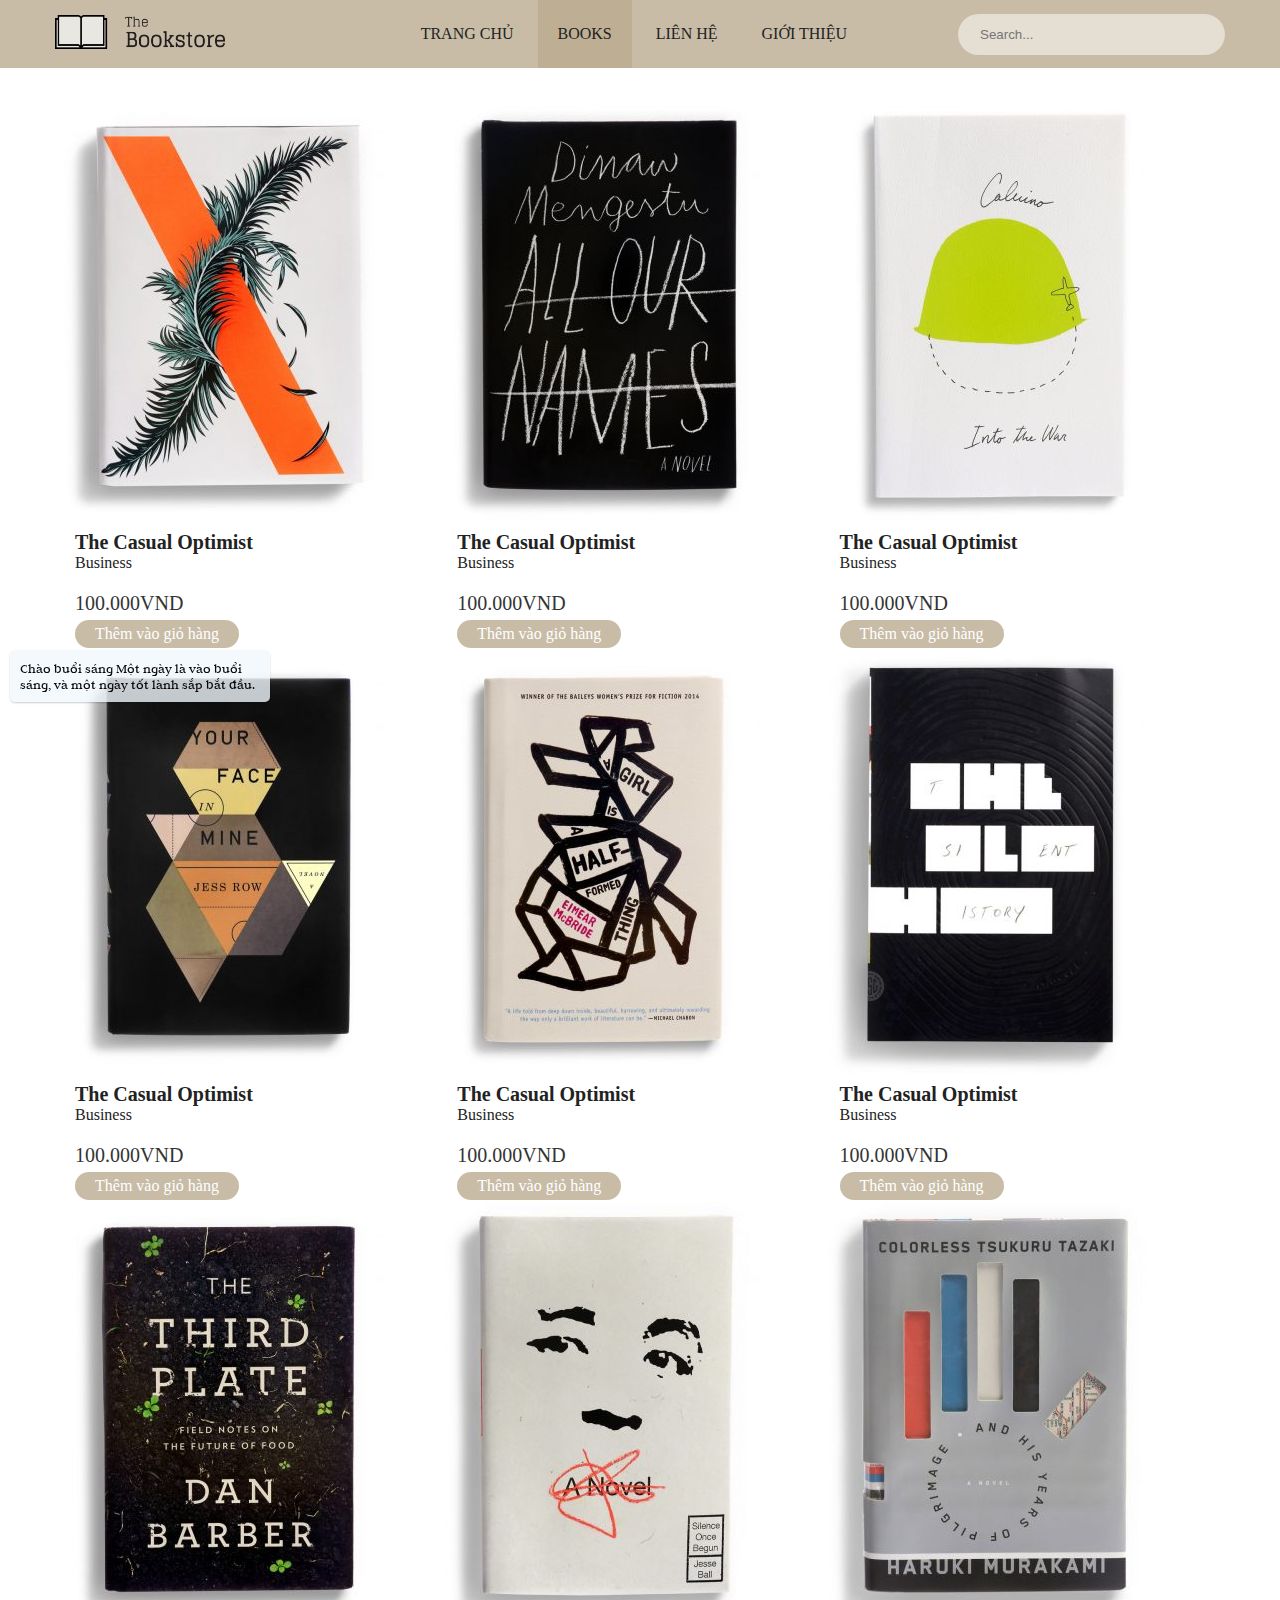
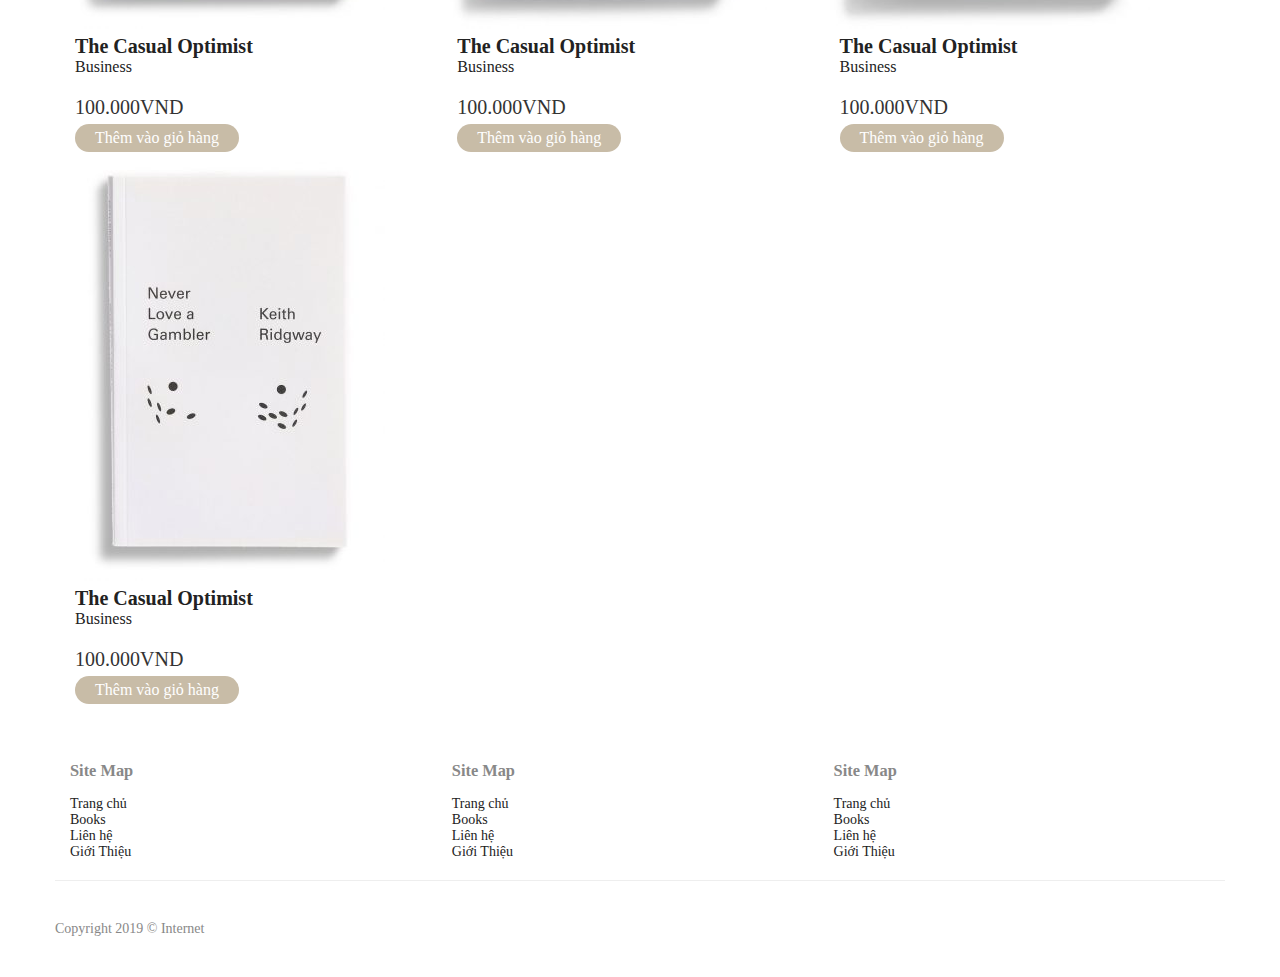
<file: book.html>
<!DOCTYPE html>
<html lang="en" dir="ltr">
  <head>
    <meta charset="utf-8">
    <link rel="stylesheet" href="css/style.css">
    <title></title>
  </head>
  <body>
    <header class="site-header">
      <div class="wrapper">
        <div class="header-menu">
          <div class="logo">
              <a href="index.html">
                <img src="img/logobookstore.png" class="logo-dimensions normal-logo" id="site-logo" alt="Bookshop" width="170" height="33.792048929664">
              </a>
          </div>
          <nav class="main-menu" role="navigation">
            <ul class="nav">
              <li><a href="index.html" >Trang chủ</a></li>
              <li class="active"><a href="book.html">Books</a></li>
              <li><a href="lienhe.html">Liên hệ</a></li>
              <li><a href="gioithieu.html">Giới Thiệu</a></li>
            </ul>
          </nav>
          <div class="header-links">
            <ul  class="header-widgets">
              <li><form class="search-from" action="index.html" method="post">
                <div class="search-input-env">
        					<input type="text" class="form-control search-input" name="s" placeholder="Search..." value="">
        				</div>

              </form></li>
            </ul>

          </div>
        </div>
      </div>
    </header>
    <div class="wrapper page-container ls-overflow-visible">
      <div class="all-product">
        <div id="showContainer">
          <div class="product-book-shop" id="im_1">
            <div class="img-item">
              <a href="#"><img src="img/bestsale1.jpg" /></a>
            </div>
          <div class="caption">
            <h3>
              <a href="#">The Casual Optimist</a>
            </h3>
            <span>
              <a href="#">Business</a>
            </span>
            <span class="price">100.000VND</span>
            <a href="#add-to-cart" class="button" onclick="addcart()">Thêm vào giỏ hàng</a>
          </div>
          </div>

          <div class="product-book-shop" id="im_2">
            <div class="img-item">
              <a href="#"><img src="img/bestsale2.jpg" /></a>
            </div>
          <div class="caption">
            <h3>
              <a href="#">The Casual Optimist</a>
            </h3>
            <span>
              <a href="#">Business</a>
            </span>
            <span class="price">100.000VND</span>
            <a href="#add-to-cart" class="button" onclick="addcart()">Thêm vào giỏ hàng</a>
          </div>
          </div>

          <div class="product-book-shop" id="im_3">
            <div class="img-item">
              <a href="#"><img src="img/bestsale3.jpg" /></a>
            </div>
          <div class="caption">
            <h3>
              <a href="#">The Casual Optimist</a>
            </h3>
            <span>
              <a href="#">Business</a>
            </span>
            <span class="price">100.000VND</span>
            <a href="#add-to-cart" class="button" onclick="addcart()">Thêm vào giỏ hàng</a>
          </div>
          </div>
          <div class="product-book-shop" id="im_4">
            <div class="img-item">
              <a href="#"><img src="img/bestsale4.jpg" /></a>
            </div>
          <div class="caption">
            <h3>
              <a href="#">The Casual Optimist</a>
            </h3>
            <span>
              <a href="#">Business</a>
            </span>
            <span class="price">100.000VND</span>
            <a href="#add-to-cart" class="button" onclick="addcart()">Thêm vào giỏ hàng</a>
          </div>
          </div>
          <div class="product-book-shop" id="im_5">
            <div class="img-item">
              <a href="#"><img src="img/bestsale5.jpg" /></a>
            </div>
          <div class="caption">
            <h3>
              <a href="#">The Casual Optimist</a>
            </h3>
            <span>
              <a href="#">Business</a>
            </span>
            <span class="price">100.000VND</span>
            <a href="#add-to-cart" class="button" onclick="addcart()">Thêm vào giỏ hàng</a>
          </div>
          </div>
          <div class="product-book-shop" id="im_6">
            <div class="img-item">
              <a href="#"><img src="img/bestsale6.jpg" /></a>
            </div>
          <div class="caption">
            <h3>
              <a href="#">The Casual Optimist</a>
            </h3>
            <span>
              <a href="#">Business</a>
            </span>
            <span class="price">100.000VND</span>
            <a href="#add-to-cart" class="button" onclick="addcart()">Thêm vào giỏ hàng</a>
          </div>
          </div>
          <div class="product-book-shop" id="im_7">
            <div class="img-item">
              <a href="#"><img src="img/bestsale7.jpg" /></a>
            </div>
          <div class="caption">
            <h3>
              <a href="#">The Casual Optimist</a>
            </h3>
            <span>
              <a href="#">Business</a>
            </span>
            <span class="price">100.000VND</span>
            <a href="#add-to-cart" class="button" onclick="addcart()">Thêm vào giỏ hàng</a>
          </div>
          </div>
          <div class="product-book-shop" id="im_8">
            <div class="img-item">
              <a href="#"><img src="img/bestsale8.jpg" /></a>
            </div>
          <div class="caption">
            <h3>
              <a href="#">The Casual Optimist</a>
            </h3>
            <span>
              <a href="#">Business</a>
            </span>
            <span class="price">100.000VND</span>
            <a href="#add-to-cart" class="button" onclick="addcart()">Thêm vào giỏ hàng</a>
          </div>
          </div>
          <div class="product-book-shop" id="im_9">
            <div class="img-item">
              <a href="#"><img src="img/bestsale9.jpg" /></a>
            </div>
          <div class="caption">
            <h3>
              <a href="#">The Casual Optimist</a>
            </h3>
            <span>
              <a href="#">Business</a>
            </span>
            <span class="price">100.000VND</span>
            <a href="#add-to-cart" class="button" onclick="addcart()">Thêm vào giỏ hàng</a>
          </div>
          </div>
          <div class="product-book-shop" id="im_10">
            <div class="img-item">
              <a href="#"><img src="img/bestsale10.jpg" /></a>
            </div>
          <div class="caption">
            <h3>
              <a href="#">The Casual Optimist</a>
            </h3>
            <span>
              <a href="#">Business</a>
            </span>
            <span class="price">100.000VND</span>
            <a href="#add-to-cart" class="button" onclick="addcart()">Thêm vào giỏ hàng</a>
          </div>
          </div>
        </div>
      </div>
    </div>
    <footer class="site-footer">
      <div class="wrapper footer-top">
        <div class="col-4 col">
          <div class="col-inner">
            <h3>Site Map</h3>
            <ul>
              <li><a href="index.html">Trang chủ</a></li>
              <li><a href="book.html">Books</a></li>
              <li><a href="lienhe.html">Liên hệ</a></li>
              <li><a href="gioithieu.html">Giới Thiệu</a></li>
            </ul>
          </div>
        </div>
        <div class="col-4 col">
          <div class="col-inner">
            <h3>Site Map</h3>
            <ul>
              <li><a href="index.html">Trang chủ</a></li>
              <li><a href="book.html">Books</a></li>
              <li><a href="lienhe.html">Liên hệ</a></li>
              <li><a href="gioithieu.html">Giới Thiệu</a></li>
            </ul>
          </div>
        </div>
        <div class="col-4 col">
          <div class="col-inner">
            <h3>Site Map</h3>
            <ul>
              <li><a href="index.html">Trang chủ</a></li>
              <li><a href="book.html">Books</a></li>
              <li><a href="lienhe.html">Liên hệ</a></li>
              <li><a href="gioithieu.html">Giới Thiệu</a></li>
            </ul>
          </div>
        </div>
      </div>
      <div class="wrapper absolute-footer">
        Copyright 2019 © Internet
      </div>
    </footer>
    <script type="text/javascript">
      function addcart(){
        var abc = confirm("bạn có chắc muốn thêm giỏ hàng?");
        if (abc==true) {
          alert("thêm giỏ hàng thành công, xin tiếp tục mua hàng");
        }
        else {
          alert("Xin chọn sản phẩm");
        }
      }
    </script>
<script src="jquery-latest.js"></script>
<link type="text/css" rel="stylesheet" href="css/index.css"/>
<script async src="index.js"></script>
<div class="solo-kanbanniang">
    <div class="solo-kanbanniang__tip"></div>
    <canvas id="soloKanbanniang" width="280" height="250"></canvas>
    <div class="solo-kanbanniang__tool">
        <svg id="soloKanbanniangHome" viewBox="0 0 32 32" width="100%" height="100%">
            <path d="M32 18.967l-16-12.42-16 12.42v-5.064l16-12.42 16 12.42zM28 18.516v12h-8v-8h-8v8h-8v-12l12-9z"></path>
        </svg>
        <svg id="soloKanbanniangRSS" viewBox="0 0 1024 1024" width="32" height="32">
            <path d="M320.364 768q0 45.728-32 77.728t-77.728 32-77.728-32-32-77.728 32-77.728 77.728-32 77.728 32 32 77.728zM612.94 838.272q1.152 16-9.728 27.424-10.272 12-26.848 12h-77.152q-14.272 0-24.576-9.44t-11.424-23.712q-12.576-130.848-105.44-223.712t-223.712-105.44q-14.272-1.152-23.712-11.424t-9.44-24.576V402.24q0-16.576 12-26.848 9.728-9.728 24.576-9.728h2.848q91.424 7.424 174.848 46.016t148 103.712q65.152 64.576 103.712 148t46.016 174.848z m292.576 1.152q1.152 15.424-10.272 26.848-10.272 11.424-26.272 11.424h-81.728q-14.848 0-25.44-10.016t-11.136-24.288q-6.848-122.848-57.728-233.44t-132.288-192-192-132.288-233.44-58.272q-14.272-0.576-24.288-11.136t-10.016-24.864V109.664q0-16 11.424-26.272 10.272-10.272 25.152-10.272h1.728q149.728 7.424 286.56 68.576t243.136 168q106.848 106.272 168 243.136t68.576 286.56z"></path>
        </svg>
        <svg id="soloKanbanniangChat" viewBox="0 0 1024 1024" width="32" height="32">
            <path d="M802.42709 96.163153H219.476155c-84.48109 0-154.896836 71.746044-154.896836 157.840888v393.119449c0 86.072331 70.415746 157.819398 154.896836 157.819399h214.038818V925.470963s22.526039 40.168862 64.767096 5.734608c30.965246-25.819039 126.721123-91.828428 171.775248-123.385145h132.369773c84.502579 0 154.896836-83.21526 154.896836-157.839865V251.125481c0-86.094844-70.394257-154.962328-154.896836-154.962328zM301.144176 518.002714c-39.427988 0-70.416769-31.576159-70.416769-71.746044 0-40.168862 30.988782-71.746044 70.416769-71.746044 39.426965 0 70.393233 31.577183 70.393234 71.746044 0 40.169885-30.966269 71.746044-70.393234 71.746044z m208.411657 0c-39.450501 0-70.415746-31.576159-70.415746-71.746044 0-40.168862 30.965246-71.746044 70.415746-71.746044 39.405475 0 70.394257 31.577183 70.394257 71.746044 0 40.169885-30.988782 71.746044-70.394257 71.746044z m211.203236 0c-39.426965 0-70.416769-31.576159-70.416769-71.746044 0-40.168862 30.988782-71.746044 70.416769-71.746044s70.415746 31.577183 70.415746 71.746044c-0.001023 40.169885-30.988782 71.746044-70.415746 71.746044z"></path>
        </svg>
        <svg id="soloKanbanniangChange" viewBox="0 0 1024 1024" width="32" height="32">
            <path d="M936.672 193.216l-226.88-64c-8.704-2.528-18.112-1.12-25.824 3.776-7.68 4.864-12.896 12.736-14.432 21.728C655.712 236.928 595.328 288 512 288c-71.424 0-142.464-103.296-163.776-143.104-7.136-13.28-22.528-19.84-37.024-15.68l-224 64C73.472 197.152 64 209.728 64 224v256a31.93 31.93 0 0 0 11.712 24.736c7.392 6.08 17.152 8.512 26.56 6.624L224 487.04V832c0 52.928 43.072 96 96 96h384c52.928 0 96-43.072 96-96V519.04l121.728 24.352c9.44 1.92 19.2-0.544 26.56-6.624C955.68 530.656 960 521.6 960 512V224c0-14.336-9.536-26.912-23.328-30.784zM672 800H352c-17.664 0-32-14.304-32-32s14.336-32 32-32h320c17.696 0 32 14.304 32 32s-14.304 32-32 32z"></path>
        </svg>
        <svg id="soloKanbanniangPhoto" viewBox="0 0 1024 1024" width="32" height="32">
            <path d="M898.048 258.048q23.552-1.024 46.592 9.216t40.96 27.136 28.672 39.424 10.752 46.08l0 390.144q0 24.576-10.752 47.104t-28.672 40.448-40.96 28.16-47.616 10.24l-697.344 0q-24.576 0-48.64-10.24t-42.496-27.648-29.696-40.448-11.264-48.64l0-381.952q0-22.528 10.752-45.568t28.672-41.472 39.936-30.208 44.544-11.776l63.488 0 13.312-83.968q3.072-20.48 18.432-32.768t34.816-12.288l456.704 0q19.456 0 34.304 10.752t16.896 34.304l14.336 83.968 54.272 0zM548.864 712.704q40.96 0 77.824-15.872t63.488-42.496 42.496-62.976 15.872-77.312-15.872-77.312-42.496-62.976-63.488-42.496-77.824-15.872-77.312 15.872-63.488 42.496-43.008 62.976-15.872 77.312 15.872 77.312 43.008 62.976 63.488 42.496 77.312 15.872z"></path>
        </svg>
        <svg id="soloKanbanniangGithub" viewBox="0 0 1024 1024" width="32" height="32">
            <path d="M1024 524.8c0 114.346667-32.554667 217.216-97.706667 308.565333-65.066667 91.306667-149.162667 154.538667-252.288 189.610667-11.989333 2.304-20.778667 0.682667-26.325333-4.778667a27.605333 27.605333 0 0 1-8.362667-20.48v-144.213333c0-44.16-11.52-76.501333-34.645333-97.024 25.344-2.730667 48.085333-6.826667 68.309333-12.288a268.629333 268.629333 0 0 0 62.72-26.666667 187.434667 187.434667 0 0 0 53.973334-45.44c14.421333-18.005333 26.197333-41.898667 35.328-71.765333 9.088-29.824 13.653333-64.128 13.653333-102.826667 0-55.125333-17.536-102.058667-52.650667-140.8 16.426667-41.429333 14.677333-87.893333-5.333333-139.392-12.458667-4.096-30.464-1.578667-54.016 7.509334a355.328 355.328 0 0 0-61.312 30.08L640 271.274667a462.336 462.336 0 0 0-128-17.749334c-43.989333 0-86.656 5.930667-128 17.749334a589.824 589.824 0 0 0-28.330667-18.432c-11.776-7.253333-30.336-16.042667-55.68-26.325334-25.344-10.24-44.416-13.312-57.301333-9.216-19.584 51.498667-21.12 97.962667-4.693333 139.434667-35.114667 38.698667-52.650667 85.632-52.650667 140.757333 0 38.698667 4.565333 72.874667 13.653333 102.485334 9.130667 29.610667 20.778667 53.546667 34.986667 71.765333 14.250667 18.218667 32.128 33.493333 53.674667 45.781333 21.546667 12.288 42.453333 21.205333 62.677333 26.666667 20.224 5.461333 43.008 9.557333 68.309333 12.288-17.749333 16.384-28.629333 39.850667-32.64 70.4a130.005333 130.005333 0 0 1-29.994666 10.24c-10.666667 2.261333-23.338667 3.413333-37.973334 3.413333-14.72 0-29.269333-4.906667-43.690666-14.677333-14.464-9.813333-26.794667-24.064-36.992-42.709333a109.226667 109.226667 0 0 0-32.341334-35.541334c-13.141333-9.130667-24.106667-14.592-33.024-16.426666l-13.312-2.048c-9.344 0-15.786667 1.024-19.328 3.072-3.584 2.090667-4.693333 4.693333-3.328 7.893333 1.28 3.157333 3.328 6.4 5.973334 9.557333 2.688 3.2 5.546667 5.930667 8.661333 8.192l4.693333 3.413334c9.770667 4.565333 19.413333 13.226667 29.013334 25.984 9.514667 12.757333 16.512 24.362667 20.992 34.858666l6.656 15.701334c5.76 17.322667 15.530667 31.317333 29.312 42.026666 13.781333 10.666667 28.672 17.536 44.672 20.48 16 2.986667 31.445333 4.565333 46.336 4.821334 14.890667 0.213333 27.221333-0.597333 36.992-2.389334l15.36-2.730666c0 17.28 0.085333 37.546667 0.298666 60.8l0.341334 36.906666a27.050667 27.050667 0 0 1-8.661334 20.48c-5.76 5.461333-14.677333 7.082667-26.666666 4.778667-103.125333-35.072-187.221333-98.261333-252.330667-189.610667C32.554667 742.058667 0 639.146667 0 524.8c0-95.232 22.869333-183.04 68.693333-263.466667A516.266667 516.266667 0 0 1 254.976 70.4C333.44 23.466667 419.114667 0 512 0c92.885333 0 178.56 23.466667 256.981333 70.4a516.266667 516.266667 0 0 1 186.368 190.976C1001.130667 341.802667 1024 429.653333 1024 524.842667z"></path>
        </svg>
        <svg id="soloKanbanniangClose" viewBox="0 0 1024 1024" width="32" height="32">
            <path d="M517.572566143763 1018.6748601482986C238.26554897656422 1018.6748601482986 11.897910175114305 792.2714997690043 11.897910175114305 513.0002041796496c0-279.3070171671984 226.36763880144977-505.71037754649296 505.6746559686481-505.71037754649296 279.2712955893538 0 505.6746559686481 226.40336037929444 505.6746559686481 505.71037754649296C1023.2472221124112 792.2714997690043 796.8795833109612 1018.6748601482986 517.572566143763 1018.6748601482986zM754.7281214542927 339.25044954334646c13.752807470184345-13.752807470184345 9.680547595895998-40.186775075214015-9.073280772537204-58.94060344364717l-2.143294670678079-2.1075730928334457c-18.7538283684332-18.7538283684332-45.15207439561819-22.861809820566194-58.90488186580257-9.073280772537204l-168.21291007038468 168.24863164822932-180.42968969324974-180.46541127109438c-13.967136937252159-13.967136937252159-40.72259874288353-9.823433907274534-59.72647815622916 9.216167083915742l-2.143294670678079 2.143294670678079c-19.039600991190277 19.003879413345654-23.111860865478626 45.75934121897699-9.180445506071107 59.655035000539876l180.42968969324974 180.46541127109438-176.07165719620428 176.03593561835962c-13.788529048028984 13.824250625873615-9.716269173740633 40.151053497369375 9.073280772537204 58.94060344364717l2.1075730928334457 2.1075730928334457c18.7538283684332 18.7538283684332 45.15207439561819 22.897531398410823 58.90488186580257 9.073280772537204l176.10737877404887-176.10737877404887 170.39192631890742 170.42764789675192c13.967136937252159 13.931415359407513 40.686877165038865 9.85915548511917 59.690756578384516-9.180445506071107l2.1790162485227142-2.1790162485227142c19.039600991190277-18.968157835501014 23.147582443323273-45.72361964113239 9.180445506071107-59.690756578384516l-170.39192631890742-170.42764789675192L754.7281214542927 339.25044954334646z"></path>
        </svg>
    </div>
</div>
  </body>
</html>
</file>
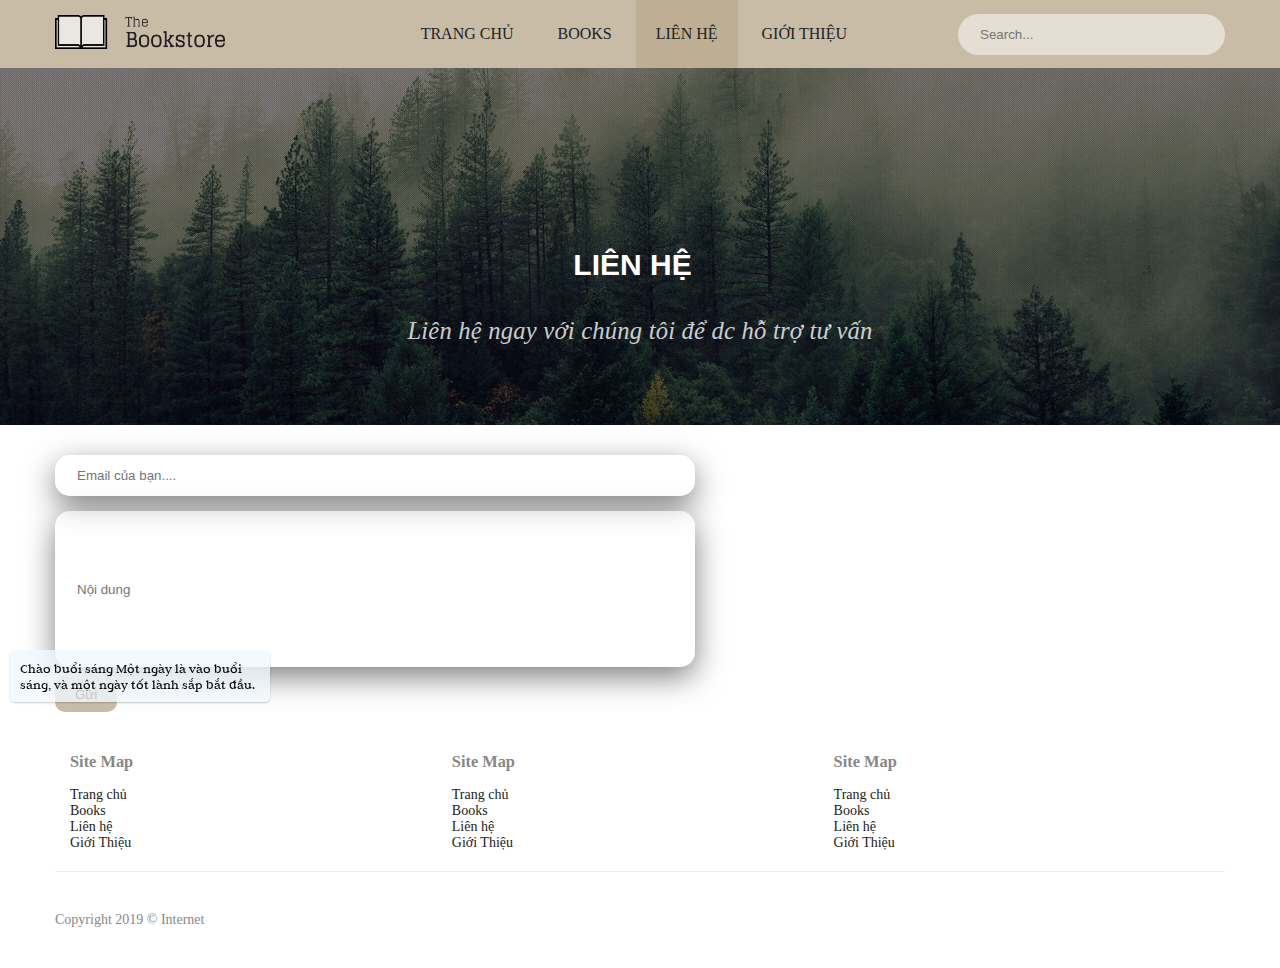
<file: lienhe.html>
<!DOCTYPE html>
<html lang="en" dir="ltr">
  <head>
    <meta charset="utf-8">
    <title></title>
    <link rel="stylesheet" href="css/style.css">
  </head>
  <body>
    <header class="site-header">
      <div class="wrapper">
        <div class="header-menu">
          <div class="logo">
              <a href="index.html">
                <img src="img/logobookstore.png" class="logo-dimensions normal-logo" id="site-logo" alt="Bookshop" width="170" height="33.792048929664">
              </a>
          </div>
          <nav class="main-menu" role="navigation">
            <ul class="nav">
              <li ><a href="index.html" >Trang chủ</a></li>
              <li><a href="book.html">Books</a></li>
              <li class="active"><a href="lienhe.html">Liên hệ</a></li>
              <li><a href="gioithieu.html">Giới Thiệu</a></li>
            </ul>
          </nav>
          <div class="header-links">
            <ul  class="header-widgets">
              <li><form class="search-from" action="index.html" method="post">
                <div class="search-input-env">
        					<input type="text" class="form-control search-input" name="s" placeholder="Search..." value="">
        				</div>

              </form></li>
            </ul>

          </div>
        </div>
      </div>
    </header>
    <section class="author">
      <div class="wrapper" style="text-align:center;">
        <div class="testimonial-author">
          <h2 class="author-name">Liên Hệ</h2>
        </div>
          <div class="testimonial-message">
          <span class="message">Liên  hệ  ngay với chúng tôi để dc hỗ trợ tư vấn</span>
        </div>
      </div>
    </section>
    <div class="gap">

    </div>
    <div class="wrapper">
      <div class="col-5">
        <form class="search-from" action="index.html" method="post">
          <div class="search-input-env">
            <input type="text" class="form-control-lienhe your-email" name="s" placeholder="Email của bạn...." value="">
          </div>
          <div class="search-input-env" style="padding-top:15px;">
            <input type="text" class="form-control-lienhe your-mes" name="s" placeholder="Nội dung" value="" style="height:150px;">
          </div>
          <button type="button" class="but-lienhe" name="button" onclick="success()">Gửi</button>
        </form>
      </div>
    </div>

    <footer class="site-footer">
      <div class="wrapper footer-top">
        <div class="col-4 col">
          <div class="col-inner">
            <h3>Site Map</h3>
            <ul>
              <li><a href="index.html">Trang chủ</a></li>
              <li><a href="book.html">Books</a></li>
              <li><a href="lienhe.html">Liên hệ</a></li>
              <li><a href="gioithieu.html">Giới Thiệu</a></li>
            </ul>
          </div>
        </div>
        <div class="col-4 col">
          <div class="col-inner">
            <h3>Site Map</h3>
            <ul>
              <li><a href="index.html">Trang chủ</a></li>
              <li><a href="book.html">Books</a></li>
              <li><a href="lienhe.html">Liên hệ</a></li>
              <li><a href="gioithieu.html">Giới Thiệu</a></li>
            </ul>
          </div>
        </div>
        <div class="col-4 col">
          <div class="col-inner">
            <h3>Site Map</h3>
            <ul>
              <li><a href="index.html">Trang chủ</a></li>
              <li><a href="book.html">Books</a></li>
              <li><a href="lienhe.html">Liên hệ</a></li>
              <li><a href="gioithieu.html">Giới Thiệu</a></li>
            </ul>
          </div>
        </div>
      </div>
      <div class="wrapper absolute-footer">
        Copyright 2019 © Internet
      </div>
    </footer>
    <script>
      function success(){
        alert("Gửi thành công!!! Xin cám ơn");
      }
    </script>
<script src="jquery-latest.js"></script>
<link type="text/css" rel="stylesheet" href="css/index.css"/>
<script async src="index.js"></script>
<div class="solo-kanbanniang">
    <div class="solo-kanbanniang__tip"></div>
    <canvas id="soloKanbanniang" width="280" height="250"></canvas>
    <div class="solo-kanbanniang__tool">
        <svg id="soloKanbanniangHome" viewBox="0 0 32 32" width="100%" height="100%">
            <path d="M32 18.967l-16-12.42-16 12.42v-5.064l16-12.42 16 12.42zM28 18.516v12h-8v-8h-8v8h-8v-12l12-9z"></path>
        </svg>
        <svg id="soloKanbanniangRSS" viewBox="0 0 1024 1024" width="32" height="32">
            <path d="M320.364 768q0 45.728-32 77.728t-77.728 32-77.728-32-32-77.728 32-77.728 77.728-32 77.728 32 32 77.728zM612.94 838.272q1.152 16-9.728 27.424-10.272 12-26.848 12h-77.152q-14.272 0-24.576-9.44t-11.424-23.712q-12.576-130.848-105.44-223.712t-223.712-105.44q-14.272-1.152-23.712-11.424t-9.44-24.576V402.24q0-16.576 12-26.848 9.728-9.728 24.576-9.728h2.848q91.424 7.424 174.848 46.016t148 103.712q65.152 64.576 103.712 148t46.016 174.848z m292.576 1.152q1.152 15.424-10.272 26.848-10.272 11.424-26.272 11.424h-81.728q-14.848 0-25.44-10.016t-11.136-24.288q-6.848-122.848-57.728-233.44t-132.288-192-192-132.288-233.44-58.272q-14.272-0.576-24.288-11.136t-10.016-24.864V109.664q0-16 11.424-26.272 10.272-10.272 25.152-10.272h1.728q149.728 7.424 286.56 68.576t243.136 168q106.848 106.272 168 243.136t68.576 286.56z"></path>
        </svg>
        <svg id="soloKanbanniangChat" viewBox="0 0 1024 1024" width="32" height="32">
            <path d="M802.42709 96.163153H219.476155c-84.48109 0-154.896836 71.746044-154.896836 157.840888v393.119449c0 86.072331 70.415746 157.819398 154.896836 157.819399h214.038818V925.470963s22.526039 40.168862 64.767096 5.734608c30.965246-25.819039 126.721123-91.828428 171.775248-123.385145h132.369773c84.502579 0 154.896836-83.21526 154.896836-157.839865V251.125481c0-86.094844-70.394257-154.962328-154.896836-154.962328zM301.144176 518.002714c-39.427988 0-70.416769-31.576159-70.416769-71.746044 0-40.168862 30.988782-71.746044 70.416769-71.746044 39.426965 0 70.393233 31.577183 70.393234 71.746044 0 40.169885-30.966269 71.746044-70.393234 71.746044z m208.411657 0c-39.450501 0-70.415746-31.576159-70.415746-71.746044 0-40.168862 30.965246-71.746044 70.415746-71.746044 39.405475 0 70.394257 31.577183 70.394257 71.746044 0 40.169885-30.988782 71.746044-70.394257 71.746044z m211.203236 0c-39.426965 0-70.416769-31.576159-70.416769-71.746044 0-40.168862 30.988782-71.746044 70.416769-71.746044s70.415746 31.577183 70.415746 71.746044c-0.001023 40.169885-30.988782 71.746044-70.415746 71.746044z"></path>
        </svg>
        <svg id="soloKanbanniangChange" viewBox="0 0 1024 1024" width="32" height="32">
            <path d="M936.672 193.216l-226.88-64c-8.704-2.528-18.112-1.12-25.824 3.776-7.68 4.864-12.896 12.736-14.432 21.728C655.712 236.928 595.328 288 512 288c-71.424 0-142.464-103.296-163.776-143.104-7.136-13.28-22.528-19.84-37.024-15.68l-224 64C73.472 197.152 64 209.728 64 224v256a31.93 31.93 0 0 0 11.712 24.736c7.392 6.08 17.152 8.512 26.56 6.624L224 487.04V832c0 52.928 43.072 96 96 96h384c52.928 0 96-43.072 96-96V519.04l121.728 24.352c9.44 1.92 19.2-0.544 26.56-6.624C955.68 530.656 960 521.6 960 512V224c0-14.336-9.536-26.912-23.328-30.784zM672 800H352c-17.664 0-32-14.304-32-32s14.336-32 32-32h320c17.696 0 32 14.304 32 32s-14.304 32-32 32z"></path>
        </svg>
        <svg id="soloKanbanniangPhoto" viewBox="0 0 1024 1024" width="32" height="32">
            <path d="M898.048 258.048q23.552-1.024 46.592 9.216t40.96 27.136 28.672 39.424 10.752 46.08l0 390.144q0 24.576-10.752 47.104t-28.672 40.448-40.96 28.16-47.616 10.24l-697.344 0q-24.576 0-48.64-10.24t-42.496-27.648-29.696-40.448-11.264-48.64l0-381.952q0-22.528 10.752-45.568t28.672-41.472 39.936-30.208 44.544-11.776l63.488 0 13.312-83.968q3.072-20.48 18.432-32.768t34.816-12.288l456.704 0q19.456 0 34.304 10.752t16.896 34.304l14.336 83.968 54.272 0zM548.864 712.704q40.96 0 77.824-15.872t63.488-42.496 42.496-62.976 15.872-77.312-15.872-77.312-42.496-62.976-63.488-42.496-77.824-15.872-77.312 15.872-63.488 42.496-43.008 62.976-15.872 77.312 15.872 77.312 43.008 62.976 63.488 42.496 77.312 15.872z"></path>
        </svg>
        <svg id="soloKanbanniangGithub" viewBox="0 0 1024 1024" width="32" height="32">
            <path d="M1024 524.8c0 114.346667-32.554667 217.216-97.706667 308.565333-65.066667 91.306667-149.162667 154.538667-252.288 189.610667-11.989333 2.304-20.778667 0.682667-26.325333-4.778667a27.605333 27.605333 0 0 1-8.362667-20.48v-144.213333c0-44.16-11.52-76.501333-34.645333-97.024 25.344-2.730667 48.085333-6.826667 68.309333-12.288a268.629333 268.629333 0 0 0 62.72-26.666667 187.434667 187.434667 0 0 0 53.973334-45.44c14.421333-18.005333 26.197333-41.898667 35.328-71.765333 9.088-29.824 13.653333-64.128 13.653333-102.826667 0-55.125333-17.536-102.058667-52.650667-140.8 16.426667-41.429333 14.677333-87.893333-5.333333-139.392-12.458667-4.096-30.464-1.578667-54.016 7.509334a355.328 355.328 0 0 0-61.312 30.08L640 271.274667a462.336 462.336 0 0 0-128-17.749334c-43.989333 0-86.656 5.930667-128 17.749334a589.824 589.824 0 0 0-28.330667-18.432c-11.776-7.253333-30.336-16.042667-55.68-26.325334-25.344-10.24-44.416-13.312-57.301333-9.216-19.584 51.498667-21.12 97.962667-4.693333 139.434667-35.114667 38.698667-52.650667 85.632-52.650667 140.757333 0 38.698667 4.565333 72.874667 13.653333 102.485334 9.130667 29.610667 20.778667 53.546667 34.986667 71.765333 14.250667 18.218667 32.128 33.493333 53.674667 45.781333 21.546667 12.288 42.453333 21.205333 62.677333 26.666667 20.224 5.461333 43.008 9.557333 68.309333 12.288-17.749333 16.384-28.629333 39.850667-32.64 70.4a130.005333 130.005333 0 0 1-29.994666 10.24c-10.666667 2.261333-23.338667 3.413333-37.973334 3.413333-14.72 0-29.269333-4.906667-43.690666-14.677333-14.464-9.813333-26.794667-24.064-36.992-42.709333a109.226667 109.226667 0 0 0-32.341334-35.541334c-13.141333-9.130667-24.106667-14.592-33.024-16.426666l-13.312-2.048c-9.344 0-15.786667 1.024-19.328 3.072-3.584 2.090667-4.693333 4.693333-3.328 7.893333 1.28 3.157333 3.328 6.4 5.973334 9.557333 2.688 3.2 5.546667 5.930667 8.661333 8.192l4.693333 3.413334c9.770667 4.565333 19.413333 13.226667 29.013334 25.984 9.514667 12.757333 16.512 24.362667 20.992 34.858666l6.656 15.701334c5.76 17.322667 15.530667 31.317333 29.312 42.026666 13.781333 10.666667 28.672 17.536 44.672 20.48 16 2.986667 31.445333 4.565333 46.336 4.821334 14.890667 0.213333 27.221333-0.597333 36.992-2.389334l15.36-2.730666c0 17.28 0.085333 37.546667 0.298666 60.8l0.341334 36.906666a27.050667 27.050667 0 0 1-8.661334 20.48c-5.76 5.461333-14.677333 7.082667-26.666666 4.778667-103.125333-35.072-187.221333-98.261333-252.330667-189.610667C32.554667 742.058667 0 639.146667 0 524.8c0-95.232 22.869333-183.04 68.693333-263.466667A516.266667 516.266667 0 0 1 254.976 70.4C333.44 23.466667 419.114667 0 512 0c92.885333 0 178.56 23.466667 256.981333 70.4a516.266667 516.266667 0 0 1 186.368 190.976C1001.130667 341.802667 1024 429.653333 1024 524.842667z"></path>
        </svg>
        <svg id="soloKanbanniangClose" viewBox="0 0 1024 1024" width="32" height="32">
            <path d="M517.572566143763 1018.6748601482986C238.26554897656422 1018.6748601482986 11.897910175114305 792.2714997690043 11.897910175114305 513.0002041796496c0-279.3070171671984 226.36763880144977-505.71037754649296 505.6746559686481-505.71037754649296 279.2712955893538 0 505.6746559686481 226.40336037929444 505.6746559686481 505.71037754649296C1023.2472221124112 792.2714997690043 796.8795833109612 1018.6748601482986 517.572566143763 1018.6748601482986zM754.7281214542927 339.25044954334646c13.752807470184345-13.752807470184345 9.680547595895998-40.186775075214015-9.073280772537204-58.94060344364717l-2.143294670678079-2.1075730928334457c-18.7538283684332-18.7538283684332-45.15207439561819-22.861809820566194-58.90488186580257-9.073280772537204l-168.21291007038468 168.24863164822932-180.42968969324974-180.46541127109438c-13.967136937252159-13.967136937252159-40.72259874288353-9.823433907274534-59.72647815622916 9.216167083915742l-2.143294670678079 2.143294670678079c-19.039600991190277 19.003879413345654-23.111860865478626 45.75934121897699-9.180445506071107 59.655035000539876l180.42968969324974 180.46541127109438-176.07165719620428 176.03593561835962c-13.788529048028984 13.824250625873615-9.716269173740633 40.151053497369375 9.073280772537204 58.94060344364717l2.1075730928334457 2.1075730928334457c18.7538283684332 18.7538283684332 45.15207439561819 22.897531398410823 58.90488186580257 9.073280772537204l176.10737877404887-176.10737877404887 170.39192631890742 170.42764789675192c13.967136937252159 13.931415359407513 40.686877165038865 9.85915548511917 59.690756578384516-9.180445506071107l2.1790162485227142-2.1790162485227142c19.039600991190277-18.968157835501014 23.147582443323273-45.72361964113239 9.180445506071107-59.690756578384516l-170.39192631890742-170.42764789675192L754.7281214542927 339.25044954334646z"></path>
        </svg>
    </div>
</div>
      </body>
    </html>
</file>
<file: css/style.css>
*{
  margin: 0;
}
body{
  font-family: 'Glegoo', serif;
}
a{
  color: #222;
  text-decoration: none;
}

.wrapper{
  max-width: 1170px;
  margin-right: auto;
margin-left: auto;
padding-left: 15px;
padding-right: 15px;
}
.logo-dimensions {
	min-width: 170px;
	width: 170px;
}
header.site-header{
  background: #C8BCA7;
}
header.site-header .header-menu .logo {
    width: 1%;
}
header.site-header .header-menu {
    display: table;
    width: 100%;
    table-layout: auto;
}
header.site-header .header-menu .logo a img {
    height: auto;
}
header.site-header .logo a img {
    max-width: 100%;
}
header.site-header .header-menu .main-menu {
    padding-left: 60px;
}
header.site-header div.nav>ul, header.site-header ul.nav {
    list-style: none;
    margin: 0;
    padding: 0;
}
header.site-header ul.nav>li {
    display: inline-block;
}
header.site-header .header-menu .main-menu {
    padding-left: 60px;
}
header.site-header ul.nav li {
    position: relative;
}
header.site-header ul.nav li:hover {
    position: relative;
    background: rgba(190, 175, 148, 01);
}
header.site-header ul.nav li.active {
    position: relative;
    background: rgba(190, 175, 148, 01);
}
header.site-header .header-menu .header-links, header.site-header .header-menu .logo, header.site-header .header-menu .main-menu {
    display: table-cell;
    vertical-align: middle;
    width: auto;
    white-space: nowrap;
}
header.site-header ul.nav li a, header.site-header div.nav>ul li a:focus {
    text-decoration: none;
}
header.site-header div.nav>ul>li>a, header.site-header ul.nav>li>a {
    font-size: 16px;
    padding: 25px 20px;
}
header.site-header div.nav>ul li a, header.site-header ul.nav li a {
    display: block;
    font-weight: 300;
    text-transform: uppercase;
    color: #222;
    outline: 0;
}
header.site-header div.nav>ul>li>a, header.site-header ul.nav>li>a {
    font-size: 16px;
    padding: 25px 20px;
}
header.site-header .header-widgets .search-form .search-btn {
    display: inline-block;
    position: relative;
    right: 5px;
    top: 4px;
    width: 28px;
    height: 28px;
    -webkit-transition: all 250ms;
    transition: all 250ms;
}
header.site-header .header-menu .header-links .header-widgets {
    float: right;
}
header.site-header .header-widgets {
    list-style: none;
    padding: 0;
    margin: 0;
    position: relative;
}
header.site-header .header-widgets .search-form {
    position: relative;
}
header.site-header .header-widgets .search-form .search-input-env {
    visibility: visible;
    position: relative;
    zoom: 1;
    -webkit-opacity: 0;
    -moz-opacity: 0;
    opacity: 0;
    filter: alpha(opacity=0);
    -webkit-transition: all 120ms ease-in-out;
    transition: all 120ms ease-in-out;
}
.form-control {
  border-radius: 99px;
    border-color: rgba(0, 0, 0, 0);
    background: rgba(255, 255, 255, 0.5);
}
.form-control-lienhe {
  border-radius:15px;
    border-color: rgba(0, 0, 0, 0);
    background: rgba(255, 255, 255, 0.5);
    box-shadow: 0px 10px 30px 0 rgba(0, 0, 0, 0.5);
}
.search-input {
    height: 35px;
    position: absolute;
    padding-right: 43px;
    padding-left: 20px;
    right: 0;
    top: -20px;
    width: 200px;
    box-shadow: none;
    outline: none;
}
.your-email, .your-mes{
    height: 35px;
    padding-right: 43px;
    padding-left: 20px;
    right: 0;
    top: -20px;
    width: 100%;
    outline: none;
}
.ls-overflow-visible {
    overflow: visible;
}
.page-container {
    margin-top: 0px;
    margin-bottom: 15px;
}
.banner{
  margin: 0px;
  z-index: auto;
  width: 100%;
  padding: 0px;
  border-width: 0px;
  border-radius: 0px;
  filter: none;
  height: 499px;
}
h2 {
  margin: 0;
  font-size: 30px;
}
h2 small {
  color: #888;
  display: block;
  margin-top: 8px;
  font-size: 15px;
}
.gap{
  padding-top: 30px;
  position: relative;
}
#showContainer {
  width: 100%;
  padding: 0;
  margin: 0 auto;
  overflow: hidden;
  position: relative;
  margin-top: 30px;
}
.dot {
  cursor:pointer;
  height: 13px;
  width: 13px;
  margin: 0 2px;
  background-color: #bbb;
  border-radius: 50%;
  display: inline-block;
  transition: background-color 0.6s ease;
}
.active, .dot:hover {
  background-color: #717171;
}
.navButton {
  position: absolute;
  cursor: pointer;
  width: 25px;
  height: 22px;
  padding: 10px;
  margin-right: 5px;
  overflow: hidden;
  text-align: center;
  color: white;
  font-weight: bold;
  font-size: 18px;
  background: #000000;
  opacity: 0.65;
  user-select: none;
  top: 115px;
  display: none;
}
.navButton-left {
  left: 0;
}
.navButton-right {
  right: 0;
}
#showContainer:hover .navButton {
  display: block;
}
.navButton:hover {
opacity: 1;
}
.product-book{
  width: 19%;
  display: inline-block;
}
.product-book .img-item a img{
  width:100%;
}
.img-item{
  display: block;
  position: relative;
  width: 100%;
  overflow: hidden;
}
.img-item a{
  display: block;
  position: relative;
}
.caption{
  position: relative;
    padding: 2px 20px;
    display: block;
}
.caption h3{
  font-size: 20px;
  margin-right: 25px;
}
.price {
    display: block;
    color: #333;
    font-size: 20px;
    margin: 0;
    margin-top: 20px;
    margin-right: 25px;
}
.ban-img{
  width: 32.33333%;
  display: inline-block;
}
.ban-img-inner {
    box-sizing: border-box;
    padding-left: 15px;
    padding-right: 15px;
    width: 100%;
}
.banner-img {
   width: 100%;
}
.banner-img {
    display: block;
    position: relative;
    z-index: 1;
    line-height: 1;
    width: 100%!important;
    height: auto!important;
    -webkit-transition: all .5s ease-out;
    transition: all .5s ease-out;
}
.ban-img:hover .banner-img {
   -webkit-transform: scale(1.1);
   transform: scale(1.1);
}
.ban-img a {
    display: block;
    position: relative;
    overflow: hidden;
}
.ban-img a .ol {
    position: absolute;
    display: block;
    left: 0;
    right: 0;
    top: 0;
    bottom: 0;
    z-index: 2;
}
.ol {
    position: absolute;
    display: block;
    left: 0;
    right: 0;
    top: 0;
    bottom: 0;
    z-index: 2;
}
.banner-text-container {
    position: absolute;
    z-index: 3;
    top: 50%;
    left: 50%;
    -webkit-transform: translate(-50%,-50%);
    transform: translate(-50%,-50%);
}
.border-color {
    border-color: #ffffff;
}
.banner-text-content {
    border: 0;
    padding: 0;
    text-transform: uppercase;
    font-size: 30px;
    font-weight: 300;
    white-space: nowrap;
    line-height: 1;
    text-align: center;
}
.font-color {
    color: #ffffff;
}
.banner-text-content strong {
    font-weight: 300;
    display: block;
}
.image-banner em {
  border-top: 1px solid #fff;
  margin-top: 10px;
}
.banner-text-content em {
    display: block;
    font-size: 15px;
    font-weight: 300;
    font-style: normal;
    padding-top: 10px;
    zoom: 1;
    -webkit-opacity: .7;
    -moz-opacity: .7;
    opacity: .7;
    filter: alpha(opacity=70);
}
.col-4{
  width: 32.33333333%;
  display: inline-block;
}
.col-inner {
    box-sizing: border-box;
    padding-left: 15px;
    padding-right: 15px;
    width: 100%;
}
footer.site-footer {
    padding: 40px 0;
    font-size: 14px;
    color: #888;
    font-weight: 300;
}
footer.site-footer .absolute-footer {
    border-top: 1px solid #EEE;
    padding: 40px 0 0 0;
    margin-top: 20px;
}
.author{
    padding-top: 180px ;
    padding-bottom: 80px;
    background-image: url(40.jpg);
    background-position: center;
    background-repeat: no-repeat;
    background-size: cover ;
}
.testimonial-author .author-name{
  opacity: 1;
    visibility: visible;
    -webkit-transition: opacity 0.24s ease-in-out;
    -moz-transition: opacity 0.24s ease-in-out;
    transition: opacity 0.24s ease-in-out;
}
.testimonial-author .author-name {
    margin-right: 15px;
    text-transform: uppercase;
    font-family: "Lato", sans-serif;
    font-weight: bold;
    color: #fff;
}
.testimonial-author .author-avatar {
    display: inline-block;
    width: 80px;
    height: 80px;
}
.testimonial-author .author-avatar img {
    width: 80px;
    height: 80px;
    border-radius: 50%;
    -webkit-filter: grayscale(100%);
    filter: grayscale(100%);
    vertical-align: middle;
    border: 0;
}
.testimonial-author .author-job{
  opacity: 1;
  visibility: visible;
  margin-left: 15px;
  font-family: "Lato", sans-serif;
  font-weight: 300;
  font-style: italic;
  color: rgba(255, 255, 255, 0.8);
}
.testimonial-message {
    width: 70%;
    margin-top: 35px;
    position: relative;
    left: 50%;
    right: auto;
    -webkit-transform: translateX(-50%);
    -moz-transform: translateX(-50%);
    -ms-transform: translateX(-50%);
    -o-transform: translateX(-50%);
    transform: translateX(-50%);
    font-family: "Times New Roman";
    font-size: 1.53846em;
    color: rgba(255, 255, 255, 0.8);
    font-style: italic;
    letter-spacing: 0.2px;
}
.col-inner ul{
  list-style: none;
  padding-top: 15px;
  padding-left: 0px;
}
.product-book-shop{
  width: 32.333333%;
  display:inline-block;
}
.button{
  margin-top: 5px;
  width: fit-content;
  color: #fff;
  padding: 5px 20px;
  background-color: #C8BCA7;
  display: block;
  border-radius: 99px;
}
.align-center{
  text-align: center;
}
.profile-image{
  border-radius: 100%;
  height: 300px;
  overflow: hidden;
  position: relative;
}
.col-inner img{
  width: 100%;
  height: 100%;
}
.profile-info{
  padding: 15px 0;
}
.profile-image .ol{
  display: none;
}
.profile-image:hover .ol{
  display: block;
}
.why-me{
  padding-top: 30px;
}
.why-me img{
  width: 50%;
  display: inline-block;
}
.info-why{
  width: 49%;
  display: inline-block;
  vertical-align: top;
}
.info-why p{
  width: 100%;
  position: relative;
  left: 50%;
  right: auto;
  -webkit-transform: translateX(-50%);
  -moz-transform: translateX(-50%);
  -ms-transform: translateX(-50%);
  -o-transform: translateX(-50%);
  transform: translateX(-50%);
  font-family: "Times New Roman";
  font-size: 1.53846em;
  color: rgba(0, 0, 0, 0.8);
  font-style: italic;
  letter-spacing: 0.2px;
}
.col-5{
  width: 49%;
  display:inline-block;
}
.but-lienhe{
  margin-top: 10px;
  padding: 10px 20px;
  background-color: #C8BCA7;
  border-radius: 10px;
  border: rgba(255, 255, 255, 0);
}
</file>
<file: css/index.css>
@import url('https://fonts.googleapis.com/css?family=Judson&display=swap');
.solo-kanbanniang {
    position: fixed;
    bottom: 0;
    left: 0;
    height: 250px;
    cursor: move;
    z-index:99999;
}

.solo-kanbanniang:hover .solo-kanbanniang__tool {
    display: block;
}

.solo-kanbanniang svg {
    fill: currentColor;
    display: inline-block;
    stroke-width: 0;
    stroke: currentColor;
    width: 18px;
    height: 18px;
    color: #3b3e43;
    margin-bottom: 10px;
    cursor: pointer;
}

.solo-kanbanniang svg:hover {
    color: #4285f4;
}

.solo-kanbanniang__tool {
    position: absolute;
    top: 23px;
    width: 18px;
    right: 10px;
    display: none;
    line-height: 16px;
}

.solo-kanbanniang__tip {
    font-family: 'Judson', serif;
    opacity: 0;
    width: 260px;
    margin: 0 10px;
    padding: 10px;
    border-radius: 5px;
    background-color: rgba(241, 247, 254, 0.8);
    box-shadow: 0 1px 2px rgba(0, 0, 0, .2);
    font-size: 14px;
    text-overflow: ellipsis;
    overflow: hidden;
    position: absolute;
    animation-delay: 5s;
    animation-duration: 50s;
    animation-iteration-count: infinite;
    animation-name: kanbanniangshake;
    animation-timing-function: ease-in-out;
    box-sizing: border-box;
    color: rgba(0, 0, 0, .96);
}

@keyframes kanbanniangshake {
    2% {
        transform: translate(0.5px, -1.5px) rotate(-0.5deg);
    }

    4% {
        transform: translate(0.5px, 1.5px) rotate(1.5deg);
    }

    6% {
        transform: translate(1.5px, 1.5px) rotate(1.5deg);
    }

    8% {
        transform: translate(2.5px, 1.5px) rotate(0.5deg);
    }

    10% {
        transform: translate(0.5px, 2.5px) rotate(0.5deg);
    }

    12% {
        transform: translate(1.5px, 1.5px) rotate(0.5deg);
    }

    14% {
        transform: translate(0.5px, 0.5px) rotate(0.5deg);
    }

    16% {
        transform: translate(-1.5px, -0.5px) rotate(1.5deg);
    }

    18% {
        transform: translate(0.5px, 0.5px) rotate(1.5deg);
    }

    20% {
        transform: translate(2.5px, 2.5px) rotate(1.5deg);
    }

    22% {
        transform: translate(0.5px, -1.5px) rotate(1.5deg);
    }

    24% {
        transform: translate(-1.5px, 1.5px) rotate(-0.5deg);
    }

    26% {
        transform: translate(1.5px, 0.5px) rotate(1.5deg);
    }

    28% {
        transform: translate(-0.5px, -0.5px) rotate(-0.5deg);
    }

    30% {
        transform: translate(1.5px, -0.5px) rotate(-0.5deg);
    }

    32% {
        transform: translate(2.5px, -1.5px) rotate(1.5deg);
    }

    34% {
        transform: translate(2.5px, 2.5px) rotate(-0.5deg);
    }

    36% {
        transform: translate(0.5px, -1.5px) rotate(0.5deg);
    }

    38% {
        transform: translate(2.5px, -0.5px) rotate(-0.5deg);
    }

    40% {
        transform: translate(-0.5px, 2.5px) rotate(0.5deg);
    }

    42% {
        transform: translate(-1.5px, 2.5px) rotate(0.5deg);
    }

    44% {
        transform: translate(-1.5px, 1.5px) rotate(0.5deg);
    }

    46% {
        transform: translate(1.5px, -0.5px) rotate(-0.5deg);
    }

    48% {
        transform: translate(2.5px, -0.5px) rotate(0.5deg);
    }

    50% {
        transform: translate(-1.5px, 1.5px) rotate(0.5deg);
    }

    52% {
        transform: translate(-0.5px, 1.5px) rotate(0.5deg);
    }

    54% {
        transform: translate(-1.5px, 1.5px) rotate(0.5deg);
    }

    56% {
        transform: translate(0.5px, 2.5px) rotate(1.5deg);
    }

    58% {
        transform: translate(2.5px, 2.5px) rotate(0.5deg);
    }

    60% {
        transform: translate(2.5px, -1.5px) rotate(1.5deg);
    }

    62% {
        transform: translate(-1.5px, 0.5px) rotate(1.5deg);
    }

    64% {
        transform: translate(-1.5px, 1.5px) rotate(1.5deg);
    }

    66% {
        transform: translate(0.5px, 2.5px) rotate(1.5deg);
    }

    68% {
        transform: translate(2.5px, -1.5px) rotate(1.5deg);
    }

    70% {
        transform: translate(2.5px, 2.5px) rotate(0.5deg);
    }

    72% {
        transform: translate(-0.5px, -1.5px) rotate(1.5deg);
    }

    74% {
        transform: translate(-1.5px, 2.5px) rotate(1.5deg);
    }

    76% {
        transform: translate(-1.5px, 2.5px) rotate(1.5deg);
    }

    78% {
        transform: translate(-1.5px, 2.5px) rotate(0.5deg);
    }

    80% {
        transform: translate(-1.5px, 0.5px) rotate(-0.5deg);
    }

    82% {
        transform: translate(-1.5px, 0.5px) rotate(-0.5deg);
    }

    84% {
        transform: translate(-0.5px, 0.5px) rotate(1.5deg);
    }

    86% {
        transform: translate(2.5px, 1.5px) rotate(0.5deg);
    }

    88% {
        transform: translate(-1.5px, 0.5px) rotate(1.5deg);
    }

    90% {
        transform: translate(-1.5px, -0.5px) rotate(-0.5deg);
    }

    92% {
        transform: translate(-1.5px, -1.5px) rotate(1.5deg);
    }

    94% {
        transform: translate(0.5px, 0.5px) rotate(-0.5deg);
    }

    96% {
        transform: translate(2.5px, -0.5px) rotate(-0.5deg);
    }

    98% {
        transform: translate(-1.5px, -1.5px) rotate(-0.5deg);
    }

    0%, 100% {
        transform: translate(0, 0) rotate(0);
    }
}
</file>
